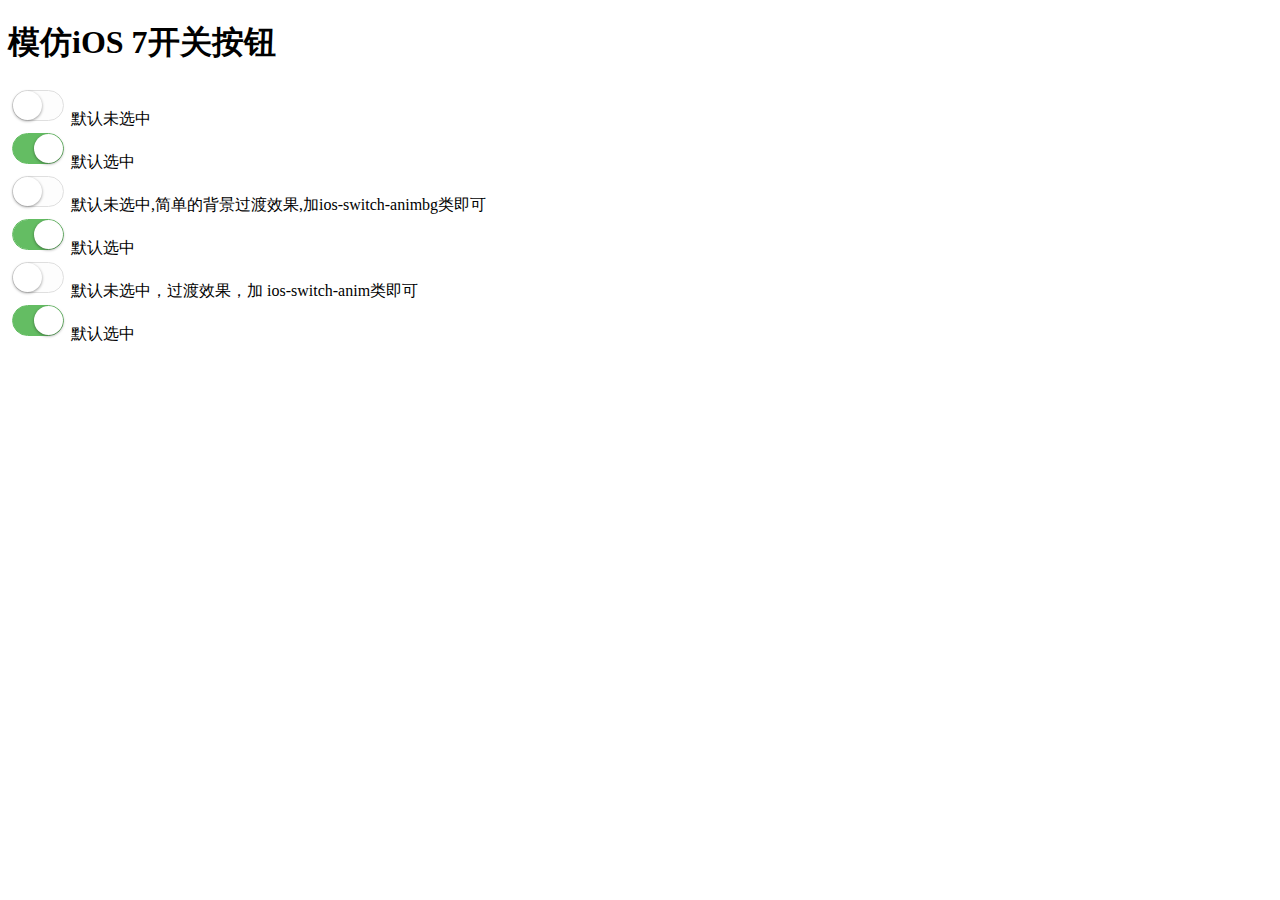
<file: src/main/resources/templates/index.html>
<!DOCTYPE html>
<html lang="en">
<head>
	<meta charset="UTF-8">
	<title>Demo</title>
<!--  <link rel="stylesheet" href="ios-switch.css">-->
	<link rel="stylesheet" href="../static/assets/css/ios-switch.css"/>
</head>
<body>
  <h1>模仿iOS 7开关按钮</h1>
	<div><label><input class="ios-switch" type="checkbox"> 默认未选中</label></div>
	<div><label><input class="ios-switch" type="checkbox" checked> 默认选中</label></div>
	<div><label><input class="ios-switch ios-switch-animbg" type="checkbox"> 默认未选中,简单的背景过渡效果,加ios-switch-animbg类即可</label></div>
	<div><label><input class="ios-switch ios-switch-animbg" type="checkbox" checked> 默认选中</label></div>
	<div><label><input class="ios-switch ios-switch-anim" type="checkbox"> 默认未选中，过渡效果，加 ios-switch-anim类即可</label></div>
  <div><label><input class="ios-switch ios-switch-anim" type="checkbox" checked> 默认选中</label></div>
</body>
</html>
</file>
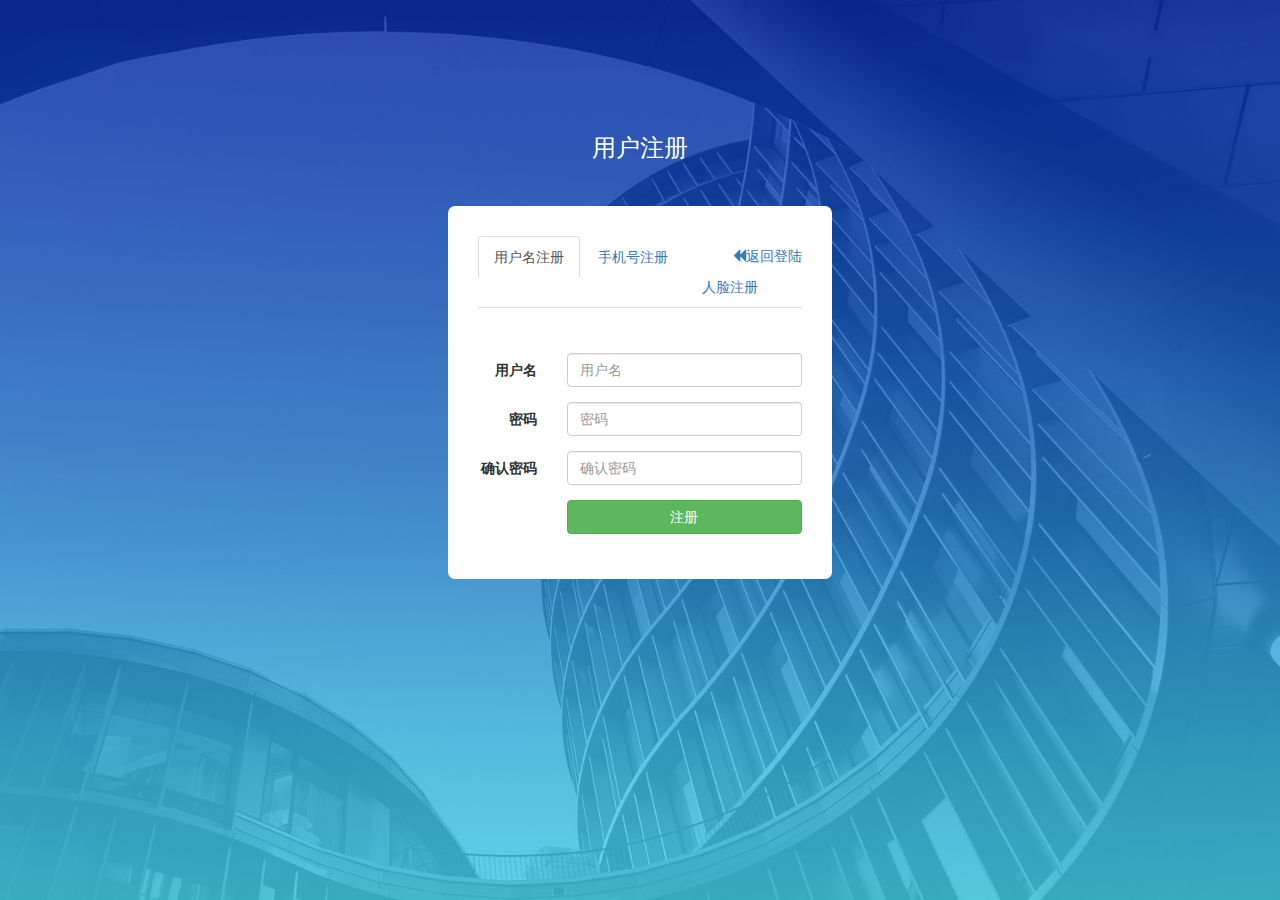
<file: src/main/resources/templates/register.html>
<!DOCTYPE html>
<html lang="en" xmlns:th="http://www.thymeleaf.org">
<head>
    <meta charset="UTF-8">
    <meta name="viewport" content="width=device-width, initial-scale=1.0">
    <meta http-equiv="X-UA-Compatible" content="ie=edge">
    <title>注册 - Express</title>
    <link th:href="@{/assets/css/bootstrap.min.css}" href="../static/assets/css/bootstrap.min.css" rel="stylesheet">
    <link th:href="@{/assets/css/register.css}" href="../static/assets/css/register.css" rel="stylesheet">
    <link th:href="@{/assets/css/express.css}" href="../static/assets/css/express.css" rel="stylesheet">
</head>
<body>
<div class="container">
    <h3 class="title">用户注册</h3>
    <div class="main">
        <div class="mt10 pull-right">
            <a href="/index"><i class="glyphicon glyphicon-backward"></i>返回登陆</a>
        </div>
        <ul class="nav nav-tabs" role="tablist">
            <li role="presentation" class="active"><a href="#registryUsername" aria-controls="username" role="tab" data-toggle="tab">用户名注册</a></li>
            <li role="presentation"><a href="#registryTel" aria-controls="tel" role="tab" data-toggle="tab">手机号注册</a></li>
            <li role="presentation"><a href="#registryFace" aria-controls="face" role="tab" data-toggle="tab">人脸注册</a></li>
        </ul>
        <!-- Tab panes -->
        <div class="tab-content">
            <div role="tabpanel" class="tab-pane active" id="registryUsername">
                <form class="form-horizontal" id="registryUsernameForm">
                    <input type="hidden" name="type" value="1">
                    <div class="form-group">
                        <label for="username" class="col-sm-3 control-label">用户名</label>
                        <div class="col-sm-9">
                            <input type="text" class="form-control" id="username" name="username" placeholder="用户名">
                        </div>
                    </div>
                    <div class="form-group">
                        <label for="password" class="col-sm-3 control-label">密码</label>
                        <div class="col-sm-9">
                            <input type="password" class="form-control" id="password" name="password" placeholder="密码">
                        </div>
                    </div>
                    <div class="form-group">
                        <label for="password1" class="col-sm-3 control-label">确认密码</label>
                        <div class="col-sm-9">
                            <input type="password" class="form-control" id="password1" name="password1" placeholder="确认密码">
                        </div>
                    </div>
                    <div class="form-group">
                        <div class="col-sm-offset-3 col-sm-9">
                            <button type="submit" class="btn btn-success btn-block">注册</button>
                        </div>
                    </div>
                </form>
            </div>
            <div role="tabpanel" class="tab-pane" id="registryTel">
                <form role="form" class="form-horizontal" id="registryTelForm">
                    <input type="hidden" name="type" value="2">
                    <div class="form-group">
                        <label for="inputTel" class="col-sm-3 control-label">手机号</label>
                        <div class="col-sm-9">
                            <input type="text" class="form-control" id="inputTel" name="tel" placeholder="请输入手机号">
                        </div>
                    </div>
                    <div class="form-group">
                        <label for="telCode" class="col-sm-3 control-label">验证码</label>
                        <div class="col-sm-9">
                            <div class="row" >
                                <div class="col-md-6 col-sm-12 col-lg-6 col-xs-12 " >
                                    <input type="text" class="form-control" id="telCode" name="code" placeholder="请输入验证码">
                                </div>
                                <div class="col-md-6 col-sm-12 col-lg-6 col-xs-12 telCode">
                                    <button type="button" class="btn btn-info btn-block" id="getTelCode" >获取验证码</button>
                                </div>
                            </div>
                        </div>
                    </div>
                    <button type="submit" class="btn btn-success btn-lg btn-block">注册</button>
                </form>
            </div>
            <div  role="tabpanel" class="tab-pane"  id="registryFace">
                <div class="capture">
                    <video id="video" autoplay style="width: 80%;margin: 0 auto;"></video>
                    <canvas id="canvas" width="480" height="320" style="display: none;"></canvas>
                </div>
            </div>
        </div>
    </div>
</div>

<script th:src="@{/assets/js/http.js}" src="../static/assets/js/http.js"></script>
<script th:src="@{/assets/js/express.js}" src="../static/assets/js/express.js"></script>
<script th:src="@{/assets/js/jquery.min.js}" src="../static/assets/js/jquery.min.js"></script>
<script th:src="@{/assets/js/jquery.validate.min.js}" src="../static/assets/js/jquery.validate.min.js"></script>
<script th:src="@{/assets/layer/layer.js}" src="../static/assets/layer/layer.js"></script>
<script th:src="@{/assets/js/bootstrap.min.js}" src="../static/assets/js/bootstrap.min.js"></script>
<script>
    let cookieName = 'registryCookie';
    let  countdown;
    $(function(){
        // 验证码
        $("#getTelCode").click(function () {
            sendCode($("#getTelCode"));
        });
        let v = getCookieValue(cookieName);//获取cookie值
        if (v > 0) {
            setTime($("#getTelCode"));//开始倒计时
        }
    });
    // 发送验证码
    function sendCode(obj) {
        let phoneNum = $("#inputTel").val();
        if (!isPoneAvailable(phoneNum)) {
            layer.msg("手机号码不合法", {icon: 7});
            return false;
        }
        sendJson(HTTP.GET, '/auth/code/sms?mobile=' + phoneNum, null, false, function (res) {
                if (res.code === 0) {
                    layer.msg("短信发送成功", {icon: 1});
                    addCookie(cookieName, 60, 60);//添加cookie记录,有效时间60s
                    setTime(obj);//开始倒计
                } else {
                    layer.msg(res.msg, {icon: 2});
                }
            },
            function () {
                layer.msg("未知错误", {icon: 2});
            });
    }

    //开始倒计时
    function setTime(obj) {

        countdown = getCookieValue(cookieName);
        if (countdown == 0) {
            obj.removeAttr("disabled");
            document.getElementById("getTelCode").innerText = '重新获取验证码';
            return;
        } else {
            obj.attr("disabled", true);
            document.getElementById("getTelCode").innerText = countdown + 's之后重新发送';
            countdown--;
            editCookie(cookieName, countdown, countdown + 1);
        }
        setTimeout(function () {
            setTime(obj)
        }, 1000) //每1000毫秒执行一次
    }

    $().ready(function() {
        $("#registryUsernameForm").validate({
            rules: {
                username: {
                    required: true
                },
                password: {
                    required: true,
                    equalTo: "#password1"
                },
                password1: {
                    required: true,
                    equalTo: "#password"
                }
            },
            messages: {
                username: {
                    required:"用户名不能为空"
                },
                password: {
                    required: "密码不能为空",
                    equalTo: "两次密码输入不一致"
                },
                password1: {
                    required: "密码不能为空",
                    equalTo: "两次密码输入不一致"
                }
            },
            submitHandler: function (form) {
                sendJson(HTTP.POST, "/auth/register", $("#registryUsernameForm").serialize() , false, function (res) {
                    if (res.code === 0) {
                        layer.msg("注册成功", {icon: 1});
                        setTimeout("new function(){window.location.href='/'}","3000");
                    } else {
                        layer.msg(res.msg, {icon: 2});
                    }
                }, function () {
                    layer.msg("未知错误", {icon: 2});
                });
            }
        });

        $("#registryTelForm").validate({
            rules: {
                tel: {
                    required: true,
                    number: true
                },
                code: {
                    required: true,
                    number: true
                }
            },
            messages: {
                tel: {
                    required: "手机号码不能为空",
                    number: "非法字符"
                },
                code: {
                    required: "验证码不能为空",
                    number: "非法字符"
                }
            },
            submitHandler: function (form) {
                sendJson(HTTP.POST, "/auth/register", $("#registryTelForm").serialize(), false, function (res) {
                    if (res.code === 0) {
                        layer.msg("注册成功", {icon: 1});
                        setTimeout("new function(){window.location.href='/'}","3000");
                    } else {
                        layer.msg(res.msg, {icon: 2});
                    }
                }, function () {
                    layer.msg("未知错误", {icon: 2});
                });
            }
        });
    });



    let videoTimer = null;
    $(function(){
        $('a[data-toggle="tab"]').on('shown.bs.tab', function (e) {
            // 获取已激活的标签页的名称
            let activeTab = $(e.target).text();
            // 获取前一个激活的标签页的名称
            if (activeTab == "人脸注册") {
                startCamera();
            } else {
                if(streams) {
                    streams.stop();
                    videoTimer = null;
                }
                clearInterval(timers)
            }
            let previousTab = $(e.relatedTarget).text();
            $(".active-tab span").html(activeTab);
            $(".previous-tab span").html(previousTab);
        });
    });
    // 获取摄像头使用权限
    let file ,streams;
    var timers = null;
    //访问用户媒体设备的兼容方法
    function getUserMedia(constraints, success, error) {
        if (navigator.mediaDevices.getUserMedia) {
            //最新的标准API
            navigator.mediaDevices.getUserMedia(constraints).then(success).catch(error);
        } else if (navigator.webkitGetUserMedia) {
            //webkit核心浏览器
            navigator.webkitGetUserMedia(constraints,success, error)
        } else if (navigator.mozGetUserMedia) {
            //firfox浏览器
            navigator.mozGetUserMedia(constraints, success, error);
        } else if (navigator.getUserMedia) {
            //旧版API
            navigator.getUserMedia(constraints, success, error);
        }
    }
    let video = document.getElementById('video');
    let canvas = document.getElementById('canvas');
    let context = canvas.getContext('2d');

    function success(stream) {
        //兼容webkit核心浏览器
        let CompatibleURL = window.URL || window.webkitURL;
        //将视频流设置为video元素的源
        streams = stream.getTracks()[0];
        //video.src = CompatibleURL.createObjectURL(stream);
        video.srcObject = stream;
        video.play();
        sendImg();
    }

    function error(error) {
        console.log(`访问用户媒体设备失败${error.name}, ${error.message}`);
    }

    function startCamera(){
        if (navigator.mediaDevices.getUserMedia || navigator.getUserMedia || navigator.webkitGetUserMedia || navigator.mozGetUserMedia) {
            //调用用户媒体设备, 访问摄像头
            getUserMedia({video : {width: 480, height: 320}}, success, error);
        } else {
            alert('不支持访问用户媒体');
        }
    }
    let isSend = true;

    function sendImg(){
        timers = setInterval(function () {
            if(isSend) {
                isSend = false;
                context.drawImage(video, 0, 0, 480, 320);
                let image = canvas.toDataURL('image/png');
                sendJson(HTTP.POST, '/auth/face-check', {'data': image}, false, function (res) {
                        if (res.code === 0) {
                            layer.confirm("识别成功，是否将其作为人脸数据注册", {
                                btn: ['确定','取消']
                            }, function() {
                                timers = null;
                                streams.stop();//结束关闭流

                                sendJson(HTTP.POST, "/auth/register", {"type": 3}, false, function (res) {
                                    if(res.code === 0) {
                                        layer.msg("注册成功", {icon: 1});
                                        setTimeout("new function(){window.location.href='/'}","3000");
                                    }
                                }, function () {
                                    layer.msg("未知错误",{icon:2});
                                });
                            }, function(){
                                isSend = true;
                            });
                        } else {
                            isSend = true;
                            layer.msg(res.msg, {icon: 7});
                        }

                    },
                    function () {
                        isSend = true;
                        layer.msg("未知错误", {icon: 2});
                    });
            }

        },2000);
    }
</script>
</body>
</html>
</file>
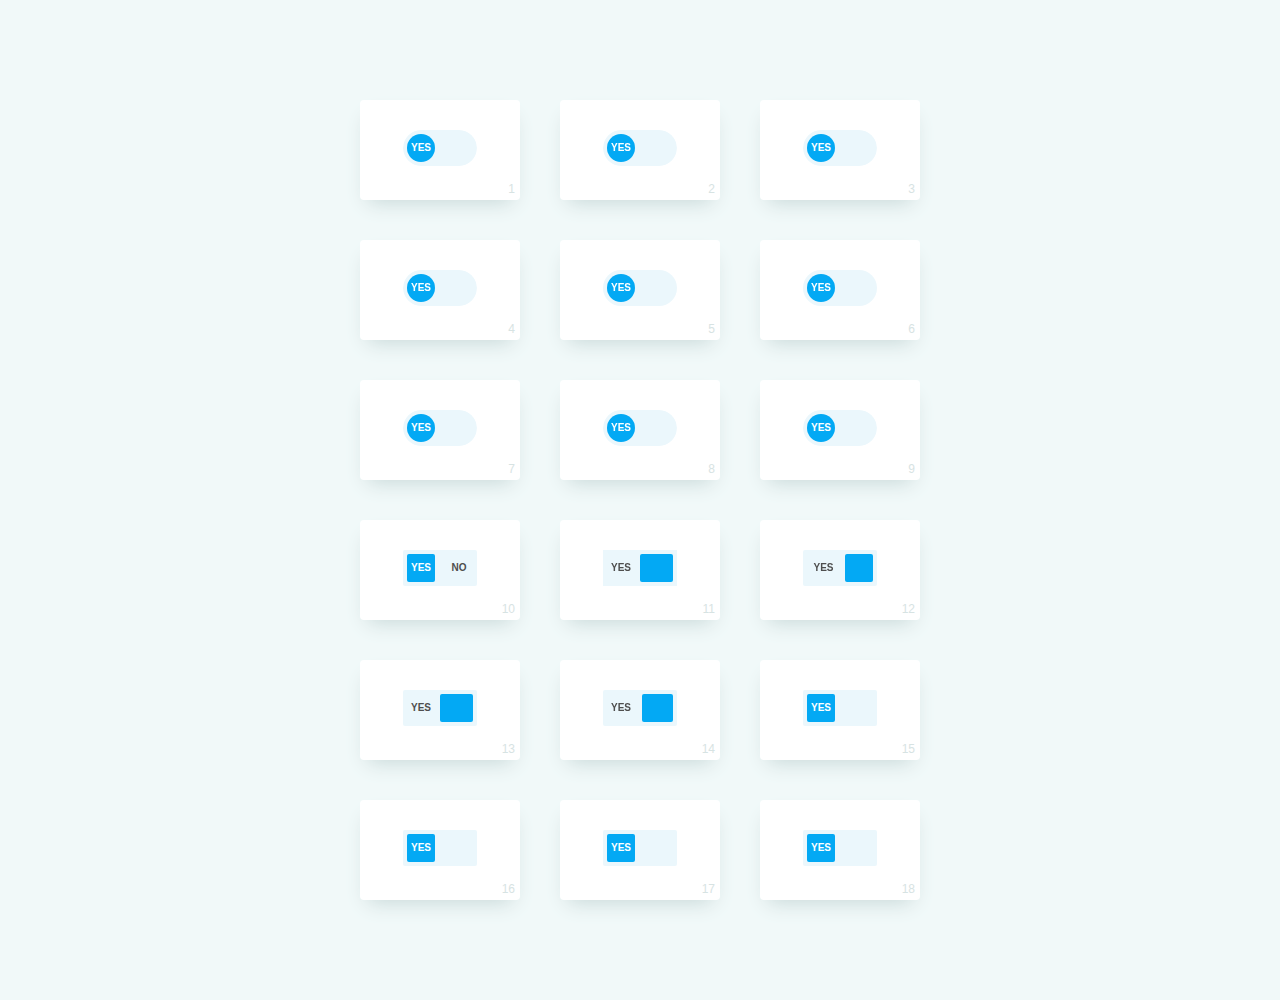
<file: src/main/resources/templates/switchpage.html>
<!DOCTYPE html>
<html lang="en" >
<head>
  <meta charset="UTF-8">
  <title>纯CSS切换按钮 |开-关开关</title>
  <link rel="stylesheet" href="../static/assets/css/style.css">

</head>
<body>
<div id="app-cover">
  <div class="row">
    <div class="toggle-button-cover">
      <div class="button-cover">
        <div class="button r" id="button-1">
          <input type="checkbox" class="checkbox">
          <div class="knobs"></div>
          <div class="layer"></div>
        </div>
      </div>
    </div>
    <div class="toggle-button-cover">
      <div class="button-cover">
        <div class="button r" id="button-2">
          <input type="checkbox" class="checkbox">
          <div class="knobs"></div>
          <div class="layer"></div>
        </div>
      </div>
    </div>
    <div class="toggle-button-cover">
      <div class="button-cover">
        <div class="button r" id="button-3">
          <input type="checkbox" class="checkbox">
          <div class="knobs"></div>
          <div class="layer"></div>
        </div>
      </div>
    </div>
  </div>
  <div class="row">
    <div class="toggle-button-cover">
      <div class="button-cover">
        <div class="button r" id="button-4">
          <input type="checkbox" class="checkbox">
          <div class="knobs"></div>
          <div class="layer"></div>
        </div>
      </div>
    </div>
    <div class="toggle-button-cover">
      <div class="button-cover">
        <div class="button r" id="button-5">
          <input type="checkbox" class="checkbox">
          <div class="knobs"><span></span></div>
          <div class="layer"></div>
        </div>
      </div>
    </div>
    <div class="toggle-button-cover">
      <div class="button-cover">
        <div class="button r" id="button-6">
          <input type="checkbox" class="checkbox">
          <div class="knobs">
          </div>
          <div class="layer"></div>
        </div>
      </div>
    </div>
  </div>
  <div class="row">
    <div class="toggle-button-cover">
      <div class="button-cover">
        <div class="button r" id="button-7">
          <input type="checkbox" class="checkbox">
          <div class="knobs">
            <span></span>
          </div>
          <div class="layer"></div>
        </div>
      </div>
    </div>
    <div class="toggle-button-cover">
      <div class="button-cover">
        <div class="button r" id="button-8">
          <input type="checkbox" class="checkbox">
          <div class="knobs">
            <span></span>
          </div>
          <div class="layer"></div>
        </div>
      </div>
    </div>
    <div class="toggle-button-cover">
      <div class="button-cover">
        <div class="button r" id="button-9">
          <input type="checkbox" class="checkbox">
          <div class="knobs">
            <span></span>
          </div>
          <div class="layer"></div>
        </div>
      </div>
    </div>
  </div>
  <div class="row">
    <div class="toggle-button-cover">
      <div class="button-cover">
        <div class="button b2" id="button-10">
          <input type="checkbox" class="checkbox">
          <div class="knobs">
            <span>YES</span>
          </div>
          <div class="layer"></div>
        </div>
      </div>
    </div>
    <div class="toggle-button-cover">
      <div class="button-cover">
        <div class="button b2" id="button-11">
          <input type="checkbox" class="checkbox">
          <div class="knobs">
            <span></span>
          </div>
          <div class="layer"></div>
        </div>
      </div>
    </div>
    <div class="toggle-button-cover">
      <div class="button-cover">
        <div class="button b2" id="button-12">
          <input type="checkbox" class="checkbox">
          <div class="knobs">
            <span></span>
          </div>
          <div class="layer"></div>
        </div>
      </div>
    </div>
  </div>
  <div class="row">
    <div class="toggle-button-cover">
      <div class="button-cover">
        <div class="button b2" id="button-13">
          <input type="checkbox" class="checkbox">
          <div class="knobs">
            <span></span>
          </div>
          <div class="layer"></div>
        </div>
      </div>
    </div>
    <div class="toggle-button-cover">
      <div class="button-cover">
        <div class="button b2" id="button-14">
          <input type="checkbox" class="checkbox">
          <div class="knobs">
            <span></span>
          </div>
          <div class="layer"></div>
        </div>
      </div>
    </div>
    <div class="toggle-button-cover">
      <div class="button-cover">
        <div class="button b2" id="button-15">
          <input type="checkbox" class="checkbox">
          <div class="knobs"></div>
          <div class="layer"></div>
        </div>
      </div>
    </div>
  </div>
  <div class="row">
    <div class="toggle-button-cover">
      <div class="button-cover">
        <div class="button b2" id="button-16">
          <input type="checkbox" class="checkbox">
          <div class="knobs"></div>
          <div class="layer"></div>
        </div>
      </div>
    </div>
    <div class="toggle-button-cover">
      <div class="button-cover">
        <div class="button b2" id="button-17">
          <input type="checkbox" class="checkbox">
          <div class="knobs">
            <span></span>
          </div>
          <div class="layer"></div>
        </div>
      </div>
    </div>
    <div class="toggle-button-cover">
      <div class="button-cover">
        <div class="button b2" id="button-18">
          <input type="checkbox" class="checkbox">
          <div class="knobs">
            <span></span>
          </div>
          <div class="layer"></div>
        </div>
      </div>
    </div>
  </div>
</div>


</body>
</html>
</file>
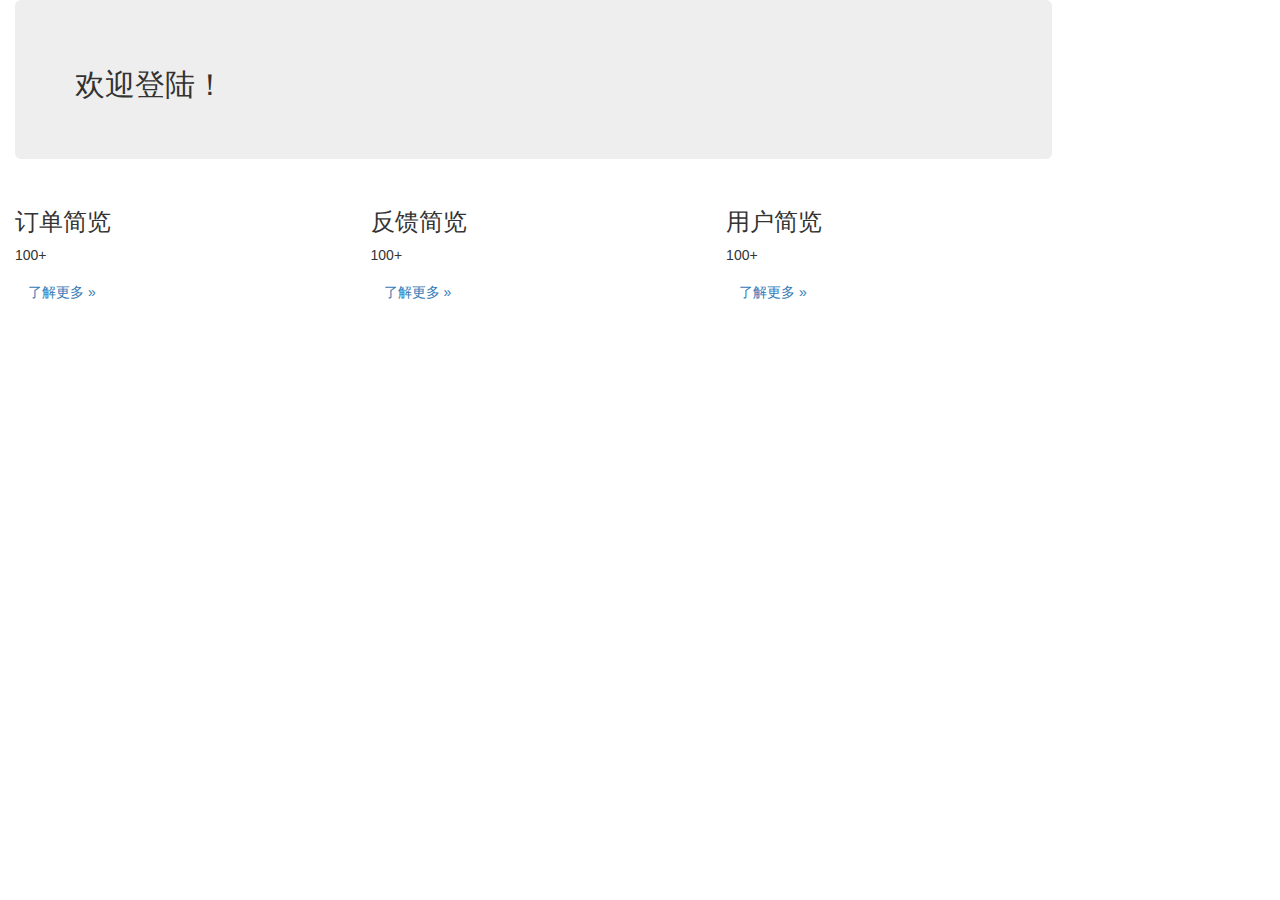
<file: src/main/resources/templates/admin/dashboard.html>
<!DOCTYPE html>
<html lang="en" xmlns:th="http://www.thymeleaf.org">
<head>
    <meta charset="UTF-8">
    <title>仪表盘 - Express</title>
    <meta name="viewport" content="width=device-width, initial-scale=1">
    <meta http-equiv="x-ua-compatible" content="ie=edge">

    <link rel="stylesheet" th:href="@{/assets/css/bootstrap.min.css}" href="../../static/assets/css/bootstrap.min.css"/>
    <link rel="stylesheet" th:href="@{/assets/css/express.css}" href="../../static/assets/css/express.css"/>
</head>
<body>
    <div class="container-fluid">
        <!-- 头部 -->
        <nav th:replace="admin/module/nav::html"></nav>
        <!-- 主体 -->
        <div class="row">
            <!-- 左侧菜单 -->
            <div th:replace="admin/module/sidebar::html"></div>
            <div class="col-md-10">
                <div class="row">
                    <div class="col-md-12 column">
                        <div class="jumbotron">
                            <h2 th:text="${frontName + '，欢迎登录！'}">欢迎登陆！</h2>
                        </div>
                    </div>
                </div>
                <div class="row">
                    <div class="col-md-4 column">
                        <h3>订单简览</h3>
                        <p th:text="${orderDesc}">100+</p>
                        <p>
                            <a class="btn" href="/admin/order">了解更多 »</a>
                        </p>
                    </div>
                    <div class="col-md-4 column">
                        <h3>反馈简览</h3>
                        <p th:text="${feedbackDesc}">100+</p>
                        <p>
                            <a class="btn" href="/admin/feedback">了解更多 »</a>
                        </p>
                    </div>
                    <div class="col-md-4 column">
                        <h3>用户简览</h3>
                        <p th:text="${userDesc}">100+</p>
                        <p>
                            <a class="btn" href="/admin/user">了解更多 »</a>
                        </p>
                    </div>
                </div>
            </div>
        </div>
    </div>

    <script th:src="@{/assets/js/http.js}" src="../../static/assets/js/http.js"></script>
    <script th:src="@{/assets/js/express.js}" src="../../static/assets/js/express.js"></script>
    <script th:src="@{/assets/js/jquery.min.js}" src="../../static/assets/js/jquery.min.js"></script>
    <script th:src="@{/assets/js/jquery.validate.min.js}" src="../../static/assets/js/jquery.validate.min.js"></script>
    <script th:src="@{/assets/layer/layer.js}" src="../../static/assets/layer/layer.js"></script>
    <script th:src="@{/assets/js/bootstrap.min.js}" src="../../static/assets/js/bootstrap.min.js"></script>
    <script>
        $(function () {
            $("#dashboard-sidebar").addClass('active');
        });
    </script>
</body>
</html>
</file>
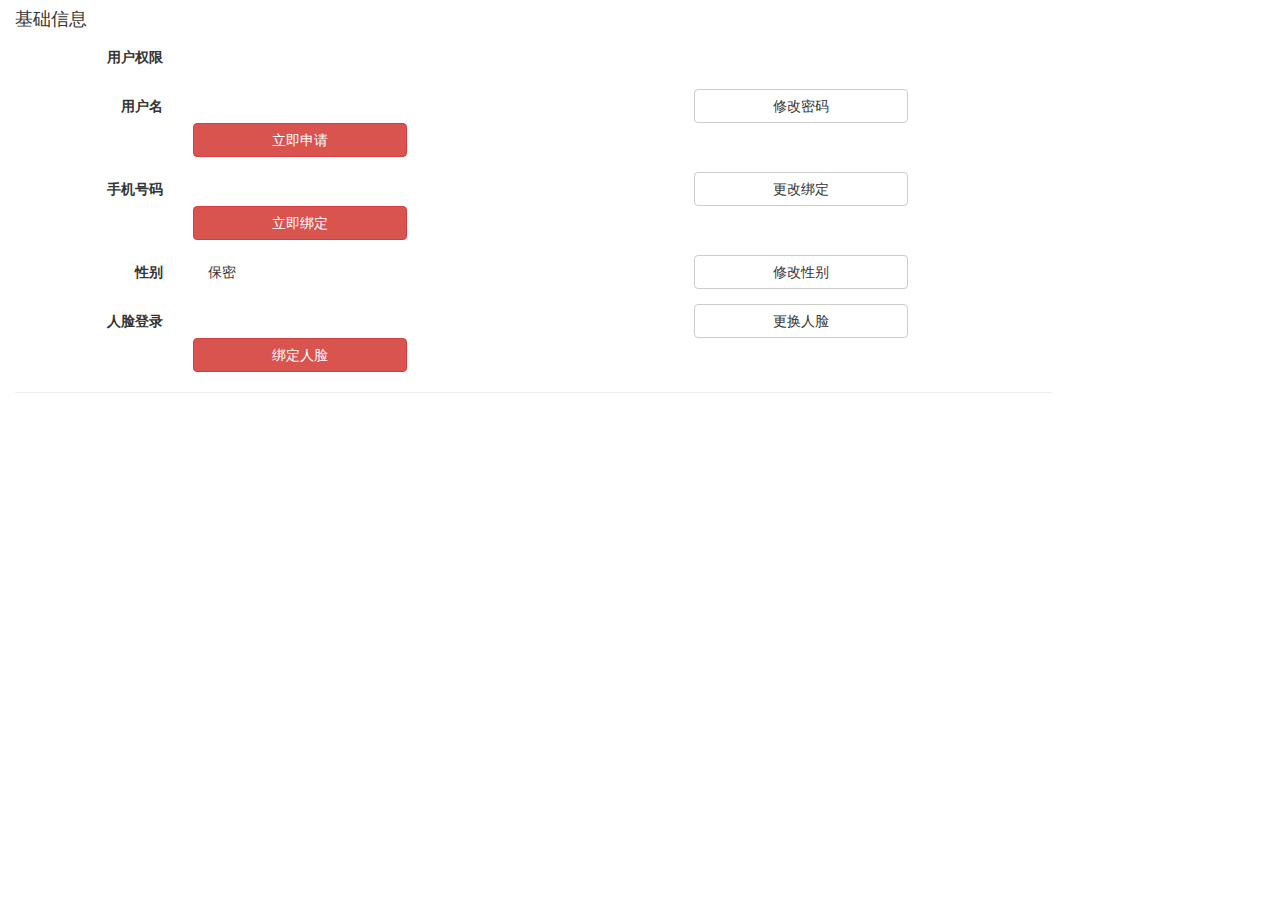
<file: src/main/resources/templates/admin/info.html>
<!DOCTYPE html>
<html lang="en" xmlns:th="http://www.thymeleaf.org">
<head>
    <meta charset="UTF-8">
    <title>个人中心 - Express</title>
    <meta name="viewport" content="width=device-width, initial-scale=1">
    <meta http-equiv="x-ua-compatible" content="ie=edge">

    <link rel="stylesheet" th:href="@{/assets/css/bootstrap.min.css}" href="../../static/assets/css/bootstrap.min.css"/>
    <link rel="stylesheet" th:href="@{/assets/css/express.css}" href="../../static/assets/css/express.css"/>
</head>
<body>
    <div class="container-fluid">
        <!-- 头部 -->
        <nav th:replace="admin/module/nav::html"></nav>
        <!-- 主体 -->
        <div class="row">
            <!-- 左侧菜单 -->
            <div th:replace="admin/module/sidebar::html"></div>
            <div class="col-md-10">
                <div id="baseInfo">
                    <h4>基础信息</h4>
                    <form class="form-horizontal">
                        <div class="form-group">
                            <label for="role" class="col-md-2 control-label">用户权限</label>
                            <div class="col-md-10">
                                <p class="form-control-static col-md-7" id="role" th:text="${info.roleName}"></p>
                            </div>
                        </div>
                        <div class="form-group">
                            <label for="username" class="col-md-2 control-label">用户名</label>
                            <div class="col-md-10">
                                <p class="form-control-static col-md-7" id="username"
                                   th:style="${info.username == null ? 'color:gray' : ''}"
                                   th:text="${info.username != null ? info.username : '您未申请用户名，申请后可以使用用户名密码登陆'}"></p>
                                <button type="button" class="btn btn-default col-md-3" th:if="${info.username != null}" onclick="showModel(1)">修改密码</button>
                                <button type="button" class="btn btn-danger col-md-3" th:if="${info.username == null}" onclick="showModel(2)">立即申请</button>
                            </div>
                        </div>
                        <div class="form-group">
                            <label for="tel" class="col-md-2 control-label">手机号码</label>
                            <div class="col-md-10">
                                <p class="form-control-static col-md-7" id="tel"
                                   th:style="${info.tel == null ? 'color:gray' : ''}"
                                   th:text="${info.tel != null ? info.tel : '您未绑定手机号，设置后可以使用手机号登陆，以及使用找回密码功能'}"></p>
                                <button type="button" class="btn btn-default col-md-3" th:if="${info.tel != null}" onclick="showModel(3)">更改绑定</button>
                                <button type="button" class="btn btn-danger col-md-3" th:if="${info.tel == null}" onclick="showModel(3)">立即绑定</button>
                            </div>
                        </div>
                        <div class="form-group">
                            <label for="sex" class="col-md-2 control-label">性别</label>
                            <div class="col-md-10">
                                <p class="form-control-static col-md-7" id="sex" th:text="${info.sex}" th:attr="sex-id=${info.sexId}">保密</p>
                                <button type="button" class="btn btn-default col-md-3" onclick="showModel(4)">修改性别</button>
                            </div>
                        </div>
                        <div class="form-group">
                            <label for="faceLogin" class="col-md-2 control-label">人脸登录</label>
                            <div class="col-md-10">
                                <p class="form-control-static col-md-7" id="faceLogin"
                                   th:style="${info.canFace == '0' ? 'color:gray' : ''}"
                                   th:text="${info.canFace == '1' ? '已绑定人脸' : '您未绑定人脸，绑定后可以使用人脸登录'}"></p>
                                <button type="button" class="btn btn-default col-md-3" th:if="${info.canFace == '1'}" onclick="showModel(5)">更换人脸</button>
                                <button type="button" class="btn btn-danger col-md-3" th:if="${info.canFace == '0'}" onclick="showModel(5)">绑定人脸</button>
                            </div>
                        </div>
                    </form>
                </div><hr>
            </div>
        </div>
    </div>

    <!-- 修改密码模态框 -->
    <div class="modal fade" id="restPasswordModel" tabindex="-1" role="dialog" aria-labelledby="restPasswordModelLabel">
        <div class="modal-dialog" role="document">
            <div class="modal-content">
                <div class="modal-header">
                    <button type="button" class="close" data-dismiss="modal" aria-label="Close"><span aria-hidden="true">&times;</span></button>
                    <h4 class="modal-title" id="confirmModelLabel">修改密码</h4>
                </div>
                <div class="modal-body">
                    <form class="form-horizontal" id="resetPasswordForm">
                        <div class="form-group">
                            <label for="inputOldPassword" class="col-md-2 control-label">原始密码</label>
                            <div class="col-md-10">
                                <input type="password" class="form-control" id="inputOldPassword" name="origin">
                            </div>
                        </div>
                        <div class="form-group">
                            <label for="inputNewPassword" class="col-md-2 control-label">新密码</label>
                            <div class="col-md-10">
                                <input type="password" class="form-control" id="inputNewPassword" name="target">
                            </div>
                        </div>
                        <div class="form-group">
                            <label for="inputNewPassword1" class="col-md-2 control-label">确认密码</label>
                            <div class="col-md-10">
                                <input type="password" class="form-control" id="inputNewPassword1" name="target1">
                            </div>
                        </div>
                    </form>
                </div>
                <div class="modal-footer">
                    <button type="button" class="btn btn-primary" onclick="submitForm(1)">修改密码</button>
                </div>
            </div>
        </div>
    </div>
    <!-- 申请用户名 -->
    <div class="modal fade" id="applyUsernameModel" tabindex="-1" role="dialog" aria-labelledby="applyUsernameModelLabel">
        <div class="modal-dialog" role="document">
            <div class="modal-content">
                <div class="modal-header">
                    <button type="button" class="close" data-dismiss="modal" aria-label="Close"><span aria-hidden="true">&times;</span></button>
                    <h4 class="modal-title" id="applyUsernameModelLabel">申请用户名</h4>
                </div>
                <div class="modal-body">
                    <form class="form-horizontal" id="applyUsernameForm">
                        <div class="form-group">
                            <label for="inputUsername" class="col-md-2 control-label">用户名</label>
                            <div class="col-md-10">
                                <input type="password" class="form-control" id="inputUsername" name="username">
                            </div>
                        </div>
                        <div class="form-group">
                            <label for="inputPassword" class="col-md-2 control-label">密码</label>
                            <div class="col-md-10">
                                <input type="password" class="form-control" id="inputPassword" name="password">
                            </div>
                        </div>
                        <div class="form-group">
                            <label for="inputPassword1" class="col-md-2 control-label">重复密码</label>
                            <div class="col-md-10">
                                <input type="password" class="form-control" id="inputPassword1" name="password1">
                            </div>
                        </div>
                    </form>
                </div>
                <div class="modal-footer">
                    <button type="button" class="btn btn-primary" onclick="submitForm(2)">立即申请</button>
                </div>
            </div>
        </div>
    </div>
    <!-- 设置手机号 -->
    <div class="modal fade" id="setTelModel" tabindex="-1" role="dialog" aria-labelledby="setTelModelLabel">
        <div class="modal-dialog" role="document">
            <div class="modal-content">
                <div class="modal-header">
                    <button type="button" class="close" data-dismiss="modal" aria-label="Close"><span aria-hidden="true">&times;</span></button>
                    <h4 class="modal-title" id="setTelModelLabel">设置手机号</h4>
                </div>
                <div class="modal-body">
                    <form class="form-horizontal" id="setTelForm">
                        <div class="form-group">
                            <label for="inputTel" class="col-md-2 control-label">手机号码</label>
                            <div class="col-md-10">
                                <input type="text" class="form-control" id="inputTel" name="tel">
                            </div>
                        </div>
                        <div class="form-group">
                            <label for="telCode" class="col-md-2 control-label">验证码</label>
                            <div class="col-md-10">
                                <div class="row" >
                                    <div class="col-md-6 col-sm-12 col-lg-6 col-xs-12 " >
                                        <input type="text" class="form-control" id="telCode" name="code" placeholder="请输入验证码">
                                    </div>
                                    <div class="col-md-6 col-sm-12 col-lg-6 col-xs-12 telCode">
                                        <button type="button" class="btn btn-info btn-block" id="getTelCode" >获取验证码</button>
                                    </div>
                                </div>
                            </div>
                        </div>
                    </form>
                </div>
                <div class="modal-footer">
                    <button type="button" class="btn btn-primary" onclick="submitForm(3)">立即设置</button>
                </div>
            </div>
        </div>
    </div>
    <!-- 设置性别 -->
    <div class="modal fade" id="setSexModel" tabindex="-1" role="dialog" aria-labelledby="setSexModelLabel">
        <div class="modal-dialog" role="document">
            <div class="modal-content">
                <div class="modal-header">
                    <button type="button" class="close" data-dismiss="modal" aria-label="Close"><span aria-hidden="true">&times;</span></button>
                    <h4 class="modal-title" id="setSexModelLabel">设置性别</h4>
                </div>
                <div class="modal-body">
                    <form class="form-horizontal" id="setSexForm">
                        <div class="form-group">
                            <label for="inputTel" class="col-md-2 control-label">性别</label>
                            <div class="col-md-10">
                                <label class="radio-inline">
                                    <input type="radio" name="sex" value="1"> 男
                                </label>
                                <label class="radio-inline">
                                    <input type="radio" name="sex" value="0"> 女
                                </label>
                                <label class="radio-inline">
                                    <input type="radio" name="sex" value="-1"> 保密
                                </label>
                            </div>
                        </div>
                    </form>
                </div>
                <div class="modal-footer">
                    <button type="button" class="btn btn-primary" onclick="submitForm(4)">立即设置</button>
                </div>
            </div>
        </div>
    </div>
    <!-- 设置人脸 -->
    <div class="modal fade" id="setFaceModel" tabindex="-1" role="dialog" aria-labelledby="setFaceModelModelLabel">
        <div class="modal-dialog" role="document">
            <div class="modal-content">
                <div class="modal-header">
                    <button type="button" class="close" data-dismiss="modal" aria-label="Close"><span aria-hidden="true">&times;</span></button>
                    <h4 class="modal-title" id="setFaceModelModelLabel">设置人脸登录</h4>
                </div>
                <div class="modal-body">
                    <div class="capture">
                        <video id="video" autoplay style="width: 98%;margin: 0 auto;"></video>
                        <canvas id="canvas" width="480" height="320" style="display: none;"></canvas>
                    </div>
                </div>
            </div>
        </div>
    </div>

    <script th:src="@{/assets/js/http.js}" src="../../static/assets/js/http.js"></script>
    <script th:src="@{/assets/js/express.js}" src="../../static/assets/js/express.js"></script>
    <script th:src="@{/assets/js/jquery.min.js}" src="../../static/assets/js/jquery.min.js"></script>
    <script th:src="@{/assets/js/jquery.validate.min.js}" src="../../static/assets/js/jquery.validate.min.js"></script>
    <script th:src="@{/assets/layer/layer.js}" src="../../static/assets/layer/layer.js"></script>
    <script th:src="@{/assets/js/bootstrap.min.js}" src="../../static/assets/js/bootstrap.min.js"></script>
    <script>
        let cookieName = 'userInfoCookie';

        $(function () {
            $("#info-sidebar").addClass('active');

            // 验证码
            $("#getTelCode").click(function () {
                sendCode($("#getTelCode"));
            });
            let v = getCookieValue(cookieName);//获取cookie值
            if (v > 0) {
                setTime($("#getTelCode"));//开始倒计时
            }
        });

        // 发送验证码
        function sendCode(obj) {
            let phoneNum = $("#inputTel").val();
            if (!isPoneAvailable(phoneNum)) {
                layer.msg("手机号码不合法", {icon: 7});
                return false;
            }
            sendJson(HTTP.GET, '/auth/code/sms?mobile=' + phoneNum, null, false, function (res) {
                    if (res.code === 0) {
                        layer.msg("短信发送成功", {icon: 1});
                        addCookie(cookieName, 60, 60);//添加cookie记录,有效时间60s
                        setTime(obj);//开始倒计
                    } else {
                        layer.msg(res.msg, {icon: 2});
                    }
                },
                function () {
                    layer.msg("未知错误", {icon: 2});
                });
        }

        //开始倒计时
        function setTime(obj) {
            let countdown = getCookieValue(cookieName);
            if (countdown === 0) {
                obj.removeAttr("disabled");
                document.getElementById("getTelCode").innerText = '重新获取验证码';
                return;
            } else {
                obj.attr("disabled", true);
                document.getElementById("getTelCode").innerText = countdown + 's之后重新发送';
                countdown--;
                editCookie(cookieName, countdown, countdown + 1);
            }
            setTimeout(function () {
                setTime(obj)
            }, 1000) //每1000毫秒执行一次
        }

        function showModel(type) {
            switch (type) {
                case 1:
                    $("#restPasswordModel").modal('show');
                    return;
                case 2:
                    $("#applyUsernameModel").modal('show');
                    return;
                case 3:
                    $("#setTelModel").modal('show');
                    return;
                case 4:
                    var sexId = $("#sex").attr('sex-id');
                    $("input[name='sex'][value='"+sexId+"']").attr("checked",true);
                    $("#setSexModel").modal('show');
                    return;
                case 5:
                    startCamera();
                    $("#setFaceModel").modal('show');
                    return;
            }
        }
        function closeModel(type) {
            switch (type) {
                case 1:
                    $("#restPasswordModel").modal('hide');
                    return;
                case 2:
                    $("#applyUsernameModel").modal('hide');
                    return;
                case 3:
                    $("#setTelModel").modal('hide');
                    return;
                case 4:
                    $("#setSexModel").modal('hide');
                    return;
                case 5:
                    closeFaceCheck();
                    return;
            }
        }
        $("#setFaceModel").on("hide.bs.modal",function(){
            if(streams) {
                streams.stop();
                videoTimer = null;
            }
            clearInterval(timers);
            timers = null;
            isSend = true;
            location.reload();
        });
        function submitForm(type) {
            switch (type) {
                case 1:
                    $("#resetPasswordForm").submit();
                    return;
                case 2:
                    $("#applyUsernameForm").submit();
                    return;
                case 3:
                    $("#setTelForm").submit();
                    return;
                case 4:
                    $("#setSexForm").submit();
                    return;
            }
        }

        function closeFaceCheck(){
            if(streams) {
                streams.stop();
                videoTimer = null;
            }
            clearInterval(timers);
            timers = null;
            isSend = true;
            $("#setFaceModel").modal('hide');
            location.reload();
        }
        // 获取摄像头使用权限
        let file ,streams;
        var timers = null;
        //访问用户媒体设备的兼容方法
        function getUserMedia(constraints, success, error) {
            if (navigator.mediaDevices.getUserMedia) {
                //最新的标准API
                navigator.mediaDevices.getUserMedia(constraints).then(success).catch(error);
            } else if (navigator.webkitGetUserMedia) {
                //webkit核心浏览器
                navigator.webkitGetUserMedia(constraints,success, error)
            } else if (navigator.mozGetUserMedia) {
                //firfox浏览器
                navigator.mozGetUserMedia(constraints, success, error);
            } else if (navigator.getUserMedia) {
                //旧版API
                navigator.getUserMedia(constraints, success, error);
            }
        }
        let video = document.getElementById('video');
        let canvas = document.getElementById('canvas');
        let context = canvas.getContext('2d');

        function success(stream) {
            //兼容webkit核心浏览器
            let CompatibleURL = window.URL || window.webkitURL;
            //将视频流设置为video元素的源
            streams = stream.getTracks()[0];
            //video.src = CompatibleURL.createObjectURL(stream);
            video.srcObject = stream;
            video.play();
            sendImg();
        }

        function startCamera(){
            if (navigator.mediaDevices.getUserMedia || navigator.getUserMedia || navigator.webkitGetUserMedia || navigator.mozGetUserMedia) {
                //调用用户媒体设备, 访问摄像头
                getUserMedia({video : {width: 480, height: 320}}, success, errorCallBackGetUserMedia);
            } else {
                alert('不支持访问用户媒体');
            }
        }
        let isSend = true;
        function sendImg(){
            timers = setInterval(function () {
                if(isSend) {
                    isSend = false;
                    context.drawImage(video, 0, 0, 480, 320);
                    let image = canvas.toDataURL('image/png');
                    sendJson(HTTP.POST, '/auth/face-check', {'data': image}, false, function (res) {
                            if (res.code === 0) {
                                layer.confirm("识别成功，是否将将其作为人脸数据", {
                                    btn: ['确定','取消']
                                }, function() {
                                    clearInterval(timers);
                                    streams.stop();//结束关闭流
                                    sendJson(HTTP.POST, "/api/v1/setting/face", null, false, function (res) {
                                        if(res.code === 0) {
                                            layer.msg("人脸数据已保存", {icon: 1});
                                            closeFaceCheck();
                                        } else {
                                            layer.msg(res.msg, {icon:2});
                                        }
                                    }, function () {
                                        layer.msg("未知错误",{icon:2});
                                    });
                                }, function(){
                                    isSend = true;
                                });
                            } else {
                                isSend = true;
                                layer.msg(res.msg, {icon: 7});
                            }

                        },
                        function () {
                            isSend = true;
                            layer.msg("未知错误", {icon: 2});
                        });
                }

            },2000);
        }

        $().ready(function() {
            $("#resetPasswordForm").validate({
                rules: {
                    origin: {
                        required: true
                    },
                    target: {
                        required: true,
                        equalTo: "#inputNewPassword1"
                    },
                    target1: {
                        required: true,
                        equalTo: "#inputNewPassword"
                    }
                },
                messages: {
                    origin: {
                        required:"原始密码不能为空"
                    },
                    target: {
                        required: "新密码不能为空",
                        equalTo: "两次密码输入不一致"
                    },
                    target1: {
                        required: "新密码不能为空",
                        equalTo: "两次密码输入不一致"
                    }
                },
                submitHandler: function (form) {
                    sendJson(HTTP.POST, "/api/v1/setting/password", $("#resetPasswordForm").serialize() , false, function (res) {
                        if (res.code === 0) {
                            layer.msg("密码修改成功，请重新登录", {icon: 1});
                            setTimeout("new function(){window.location.href='/logout'}","1000");
                            closeModel(1);
                        } else {
                            layer.msg(res.msg, {icon: 2});
                        }
                    }, function () {
                        layer.msg("未知错误", {icon: 2});
                    });
                }
            });

            $("#applyUsernameModel").validate({
                rules: {
                    username: {
                        required: true
                    },
                    password: {
                        required: true,
                        equalTo: "#inputPassword1"
                    },
                    password1: {
                        required: true,
                        equalTo: "#inputPassword"
                    }
                },
                messages: {
                    username: {
                        required:"原始密码不能为空"
                    },
                    password: {
                        required: "密码不能为空",
                        equalTo: "两次密码输入不一致"
                    },
                    password1: {
                        required: "密码不能为空",
                        equalTo: "两次密码输入不一致"
                    }
                },
                submitHandler: function (form) {
                    sendJson(HTTP.POST, "/api/v1/setting/username", $("#applyUsernameModel").serialize(), false, function (res) {
                        if (res.code === 0) {
                            layer.msg("申请成功，支持使用用户名密码方式登录", {icon: 1});
                            closeModel(2);
                        } else {
                            layer.msg(res.msg, {icon: 2});
                        }
                    }, function () {
                        layer.msg("未知错误", {icon: 2});
                    });
                }
            });

            $("#setTelForm").validate({
                rules: {
                    tel: {
                        required: true,
                        number: true
                    },
                    code: {
                        required: true,
                        number: true
                    }
                },
                messages: {
                    tel: {
                        required: "手机号码不能为空",
                        number: "非法字符"
                    },
                    code: {
                        required: "验证码不能为空",
                        number: "非法字符"
                    }
                },
                submitHandler: function (form) {
                    sendJson(HTTP.POST, "/api/v1/setting/tel", $("#setTelForm").serialize(), false, function (res) {
                        if (res.code === 0) {
                            layer.msg("设置成功", {icon: 1});
                            closeModel(3);
                        } else {
                            layer.msg(res.msg, {icon: 2});
                        }
                    }, function () {
                        layer.msg("未知错误", {icon: 2});
                    });
                }
            });

            $("#setSexForm").validate({
                rules: {
                    sex: {
                        required: true
                    }
                },
                messages: {
                    sex: {
                        required: "必须选择性别"
                    }
                },
                submitHandler: function (form) {
                    sendJson(HTTP.POST, "/api/v1/setting/sex", $("#setSexForm").serialize(), false, function (res) {
                        if (res.code === 0) {
                            layer.msg("设置成功", {icon: 1});
                            closeModel(4);
                            location.reload();
                        } else {
                            layer.msg(res.msg, {icon: 2});
                        }
                    }, function () {
                        layer.msg("未知错误", {icon: 2});
                    });
                }
            });
        });
    </script>
</body>
</html>
</file>
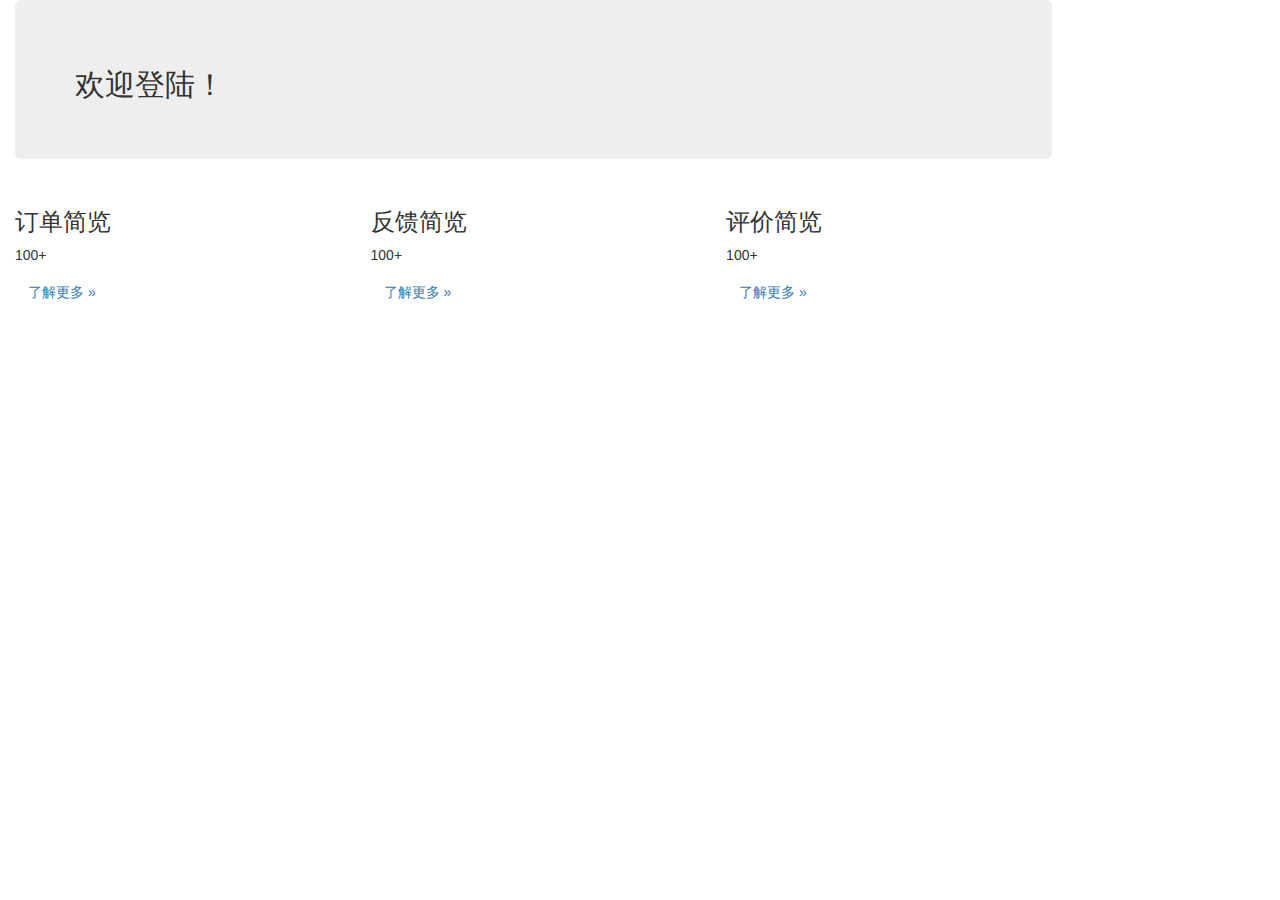
<file: src/main/resources/templates/courier/dashboard.html>
<!DOCTYPE html>
<html lang="en" xmlns:th="http://www.thymeleaf.org">
<head>
    <meta charset="UTF-8">
    <title>仪表盘 - Express</title>
    <meta name="viewport" content="width=device-width, initial-scale=1">
    <meta http-equiv="x-ua-compatible" content="ie=edge">

    <link rel="stylesheet" th:href="@{/assets/css/bootstrap.min.css}" href="../../static/assets/css/bootstrap.min.css"/>
    <link rel="stylesheet" th:href="@{/assets/css/express.css}" href="../../static/assets/css/express.css"/>
</head>
<body>
    <div class="container-fluid">
        <!-- 头部 -->
        <nav th:replace="courier/module/nav::html"></nav>
        <!-- 主体 -->
        <div class="row">
            <!-- 左侧菜单 -->
            <div th:replace="courier/module/sidebar::html"></div>
            <div class="col-md-10">
                <div class="row">
                    <div class="col-md-12 column">
                        <div class="jumbotron">
                            <h2 th:text="${frontName + '，欢迎登录！'}">欢迎登陆！</h2>
                        </div>
                    </div>
                </div>
                <div class="row">
                    <div class="col-md-4 column">
                        <h3>订单简览</h3>
                        <p th:text="${orderDesc}">100+</p>
                        <p>
                            <a class="btn" href="/courier/order">了解更多 »</a>
                        </p>
                    </div>
                    <div class="col-md-4 column">
                        <h3>反馈简览</h3>
                        <p th:text="${feedbackDesc}">100+</p>
                        <p>
                            <a class="btn" href="/courier/feedback">了解更多 »</a>
                        </p>
                    </div>
                    <div class="col-md-4 column">
                        <h3>评价简览</h3>
                        <p th:text="${evaluateDesc}">100+</p>
                        <p>
                            <a class="btn" href="/courier/evaluate">了解更多 »</a>
                        </p>
                    </div>
                </div>
            </div>
        </div>
    </div>

    <script th:src="@{/assets/js/http.js}" src="../../static/assets/js/http.js"></script>
    <script th:src="@{/assets/js/express.js}" src="../../static/assets/js/express.js"></script>
    <script th:src="@{/assets/js/jquery.min.js}" src="../../static/assets/js/jquery.min.js"></script>
    <script th:src="@{/assets/js/jquery.validate.min.js}" src="../../static/assets/js/jquery.validate.min.js"></script>
    <script th:src="@{/assets/layer/layer.js}" src="../../static/assets/layer/layer.js"></script>
    <script th:src="@{/assets/js/bootstrap.min.js}" src="../../static/assets/js/bootstrap.min.js"></script>
    <script>
        $(function () {
            $("#dashboard-sidebar").addClass('active');
        });
    </script>
</body>
</html>
</file>
<file: src/main/resources/static/assets/css/ios-switch.css>
.ios-switch {
  width: 52px;
  height: 31px;
  position: relative;
  border: 1px solid #dfdfdf;
  background-color: #fdfdfd;
  box-shadow: #dfdfdf 0 0 0 0 inset;
  border-radius: 20px;
  border-top-left-radius: 20px;
  border-top-right-radius: 20px;
  border-bottom-left-radius: 20px;
  border-bottom-right-radius: 20px;
  background-clip: content-box;
  display: inline-block;
  -webkit-appearance: none;
  user-select: none;
  outline: none;
  cursor: pointer; }
  .ios-switch:before {
    content: '';
    width: 29px;
    height: 29px;
    position: absolute;
    top: 0px;
    left: 0;
    border-radius: 20px;
    border-top-left-radius: 20px;
    border-top-right-radius: 20px;
    border-bottom-left-radius: 20px;
    border-bottom-right-radius: 20px;
    background-color: #fff;
    box-shadow: 0 1px 3px rgba(0, 0, 0, 0.4); }
  .ios-switch:checked {
    border-color: #64bd63;
    box-shadow: #64bd63 0 0 0 16px inset;
    background-color: #64bd63; }
    .ios-switch:checked:before {
      left: 21px; }
  .ios-switch:focus, .ios-switch:active {
    outline: none; }
  .ios-switch.ios-switch-animbg {
    transition: background-color ease 0.4s; }
    .ios-switch.ios-switch-animbg:before {
      transition: left 0.3s; }
    .ios-switch.ios-switch-animbg:checked {
      box-shadow: #dfdfdf 0 0 0 0 inset;
      background-color: #64bd63;
      transition: border-color 0.4s, background-color ease 0.4s; }
      .ios-switch.ios-switch-animbg:checked:before {
        transition: left 0.3s; }
  .ios-switch.ios-switch-anim {
    transition: border cubic-bezier(0, 0, 0, 1) 0.4s, box-shadow cubic-bezier(0, 0, 0, 1) 0.4s; }
    .ios-switch.ios-switch-anim:before {
      transition: left 0.3s; }
    .ios-switch.ios-switch-anim:checked {
      box-shadow: #64bd63 0 0 0 16px inset;
      background-color: #64bd63;
      transition: border ease 0.4s, box-shadow ease 0.4s, background-color ease 1.2s; }
      .ios-switch.ios-switch-anim:checked:before {
        transition: left 0.3s; }

/*# sourceMappingURL=ios-switch.css.map */
</file>
<file: src/main/resources/static/assets/css/register.css>
.main{
    width: 30vw;
    min-height:40vh;
    margin: 5vh auto;
    background-color: white;
    padding: 30px;
    border-radius: 7px;
}
.container{
    width: 100%;
    min-height: 100vh;
    background: #2848af url("../img/index1.png")right top no-repeat;
    background-size: cover;
    /*font-size: 1rem;*/
    text-align: center;
    vertical-align: middle;
}
.tab-content{
    margin-top: 5vh;
    text-align: left;
}
.title{
    margin-top: 15vh;
    color: white;
}
.capture{
    width: 100%;
    height: 70%;
    margin: 0 auto;
    background-color: red;
}
#video{
    height: 70%;
    width: 80%;
    margin: 0 auto;
}

@media only screen and (max-width: 800px){
    html{
        font-size: 10px;
    }
    .main{
        width: 80vw;
        min-height:40vh;
        margin: 5vh auto;
        background-color: white;
        padding: 20px;
        border-radius: 7px;
    }
    #getTelCode{
        margin-top: 10px;
    }
}
</file>
<file: src/main/resources/static/assets/css/express.css>
.ml10 {
    margin-left: 10px;
}
.mt10 {
    margin-top: 10px;
}
.mb10 {
    margin-bottom: 10px;
}
.pt10 {
    padding-top: 10px;
}

.dis_change_textarea{
    resize:none;
}

.pay-qrcode {
    width: 200px;
    height: 200px;
}

.red-color {
    color:red;
}

.input-width {
    width: 200px; /* 设置输入框的宽度为200像素 */
}

/* jquery validate 验证 */
input.error { border: 1px solid red; }
textarea.error { border: 1px solid red; }
label.error {
    padding-left: 16px;

    padding-bottom: 2px;

    font-weight: bold;

    color: #EA5200;
}

/*加急按钮*/
</file>
<file: src/main/resources/static/assets/css/style.css>
/* CSS规则保持重复，以便您可以轻松获取每个按钮的CSS规则 :) */

*
{
    user-select: none;
    -webkit-tap-highlight-color:transparent;
}

*:focus
{
    outline: none;
}

body
{
    font-family: Arial, Helvetica, sans-serif;
    margin: 0;
    background-color: #f1f9f9;
}

#app-cover
{
    display: table;
    width: 600px;
    margin: 80px auto;
    counter-reset: button-counter;
}

/*.row*/
/*{*/
/*    display: table-row;*/
/*}*/

.toggle-button-cover
{
    display: table-cell;
    position: relative;
    width: 200px;
    height: 140px;
    box-sizing: border-box;
}

.button-cover
{
    height: 100px;
    margin: 20px;
    background-color: #fff;
    box-shadow: 0 10px 20px -8px #c5d6d6;
    border-radius: 4px;
}

.button-cover:before
{
    counter-increment: button-counter;
    content: counter(button-counter);
    position: absolute;
    right: 0;
    bottom: 0;
    color: #d7e3e3;
    font-size: 12px;
    line-height: 1;
    padding: 5px;
}

.button-cover, .knobs, .layer
{
    position: absolute;
    top: 0;
    right: 0;
    bottom: 0;
    left: 0;
}

.button
{
    position: relative;
    top: 50%;
    width: 74px;
    height: 36px;
    margin: -20px auto 0 auto;
    overflow: hidden;
}

.button.r, .button.r .layer
{
    border-radius: 100px;
}

.button.b2
{
    border-radius: 2px;
}

.checkbox
{
    position: relative;
    width: 100%;
    height: 100%;
    padding: 0;
    margin: 0;
    opacity: 0;
    cursor: pointer;
    z-index: 3;
}

.knobs
{
    z-index: 2;
}

.layer
{
    width: 100%;
    background-color: #ebf7fc;
    transition: 0.3s ease all;
    z-index: 1;
}

/* Button 1 */
#button-1 .knobs:before
{
    content: 'YES';
    position: absolute;
    top: 4px;
    left: 4px;
    width: 20px;
    height: 10px;
    color: #fff;
    font-size: 10px;
    font-weight: bold;
    text-align: center;
    line-height: 1;
    padding: 9px 4px;
    background-color: #03A9F4;
    border-radius: 50%;
    transition: 0.3s cubic-bezier(0.18, 0.89, 0.35, 1.15) all;
}

#button-1 .checkbox:checked + .knobs:before
{
    content: 'NO';
    left: 42px;
    background-color: #f44336;
}

#button-1 .checkbox:checked ~ .layer
{
    background-color: #fcebeb;
}

#button-1 .knobs, #button-1 .knobs:before, #button-1 .layer
{
    transition: 0.3s ease all;
}

/* Button 2 */
#button-2 .knobs:before, #button-2 .knobs:after
{
    content: 'YES';
    position: absolute;
    top: 4px;
    left: 4px;
    width: 20px;
    height: 10px;
    color: #fff;
    font-size: 10px;
    font-weight: bold;
    text-align: center;
    line-height: 1;
    padding: 9px 4px;
    background-color: #03A9F4;
    border-radius: 50%;
    transition: 0.3s ease all;
}

#button-2 .knobs:before
{
    content: 'YES';
}

#button-2 .knobs:after
{
    content: 'NO';
}

#button-2 .knobs:after
{
    right: -28px;
    left: auto;
    background-color: #F44336;
}

#button-2 .checkbox:checked + .knobs:before
{
    left: -28px;
}

#button-2 .checkbox:checked + .knobs:after
{
    right: 4px;
}

#button-2 .checkbox:checked ~ .layer
{
    background-color: #fcebeb;
}

/* Button 3 */
#button-3 .knobs:before
{
    content: 'YES';
    position: absolute;
    top: 4px;
    left: 4px;
    width: 20px;
    height: 10px;
    color: #fff;
    font-size: 10px;
    font-weight: bold;
    text-align: center;
    line-height: 1;
    padding: 9px 4px;
    background-color: #03A9F4;
    border-radius: 50%;
    transition: 0.3s ease all, left 0.3s cubic-bezier(0.18, 0.89, 0.35, 1.15);
}

#button-3 .checkbox:active + .knobs:before
{
    width: 46px;
    border-radius: 100px;
}

#button-3 .checkbox:checked:active + .knobs:before
{
    margin-left: -26px;
}

#button-3 .checkbox:checked + .knobs:before
{
    content: 'NO';
    left: 42px;
    background-color: #F44336;
}

#button-3 .checkbox:checked ~ .layer
{
    background-color: #fcebeb;
}

/* Button 4 */
#button-4 .knobs:before, #button-4 .knobs:after
{
    position: absolute;
    top: 4px;
    left: 4px;
    width: 20px;
    height: 10px;
    color: #fff;
    font-size: 10px;
    font-weight: bold;
    text-align: center;
    line-height: 1;
    padding: 9px 4px;
    background-color: #03A9F4;
    border-radius: 50%;
    transition: 0.3s cubic-bezier(0.18, 0.89, 0.35, 1.15) all;
}

#button-4 .knobs:before
{
    content: 'YES';
}

#button-4 .knobs:after
{
    content: 'NO';
}

#button-4 .knobs:after
{
    top: -28px;
    right: 4px;
    left: auto;
    background-color: #F44336;
}

#button-4 .checkbox:checked + .knobs:before
{
    top: -28px;
}

#button-4 .checkbox:checked + .knobs:after
{
    top: 4px;
}

#button-4 .checkbox:checked ~ .layer
{
    background-color: #fcebeb;
}

/* Button 5 */
#button-5
{
    perspective: 60px;
    overflow: visible;
}

#button-5 .knobs:before, #button-5 .knobs span
{
    content: '';
    position: absolute;
    top: 4px;
    left: 4px;
    width: 20px;
    height: 10px;
    color: #fff;
    font-size: 10px;
    font-weight: bold;
    text-align: center;
    line-height: 1;
    padding: 9px 4px;
    border-radius: 50%;
    transition: 0.3s cubic-bezier(0.18, 0.89, 0.35, 1.15) all;
}

#button-5 .knobs:before
{
    background-color: #03A9F4;
}

#button-5 .knobs span:before
{
    content: 'YES';
}

#button-5 .knobs:before, #button-5 .layer
{
    transform: rotateY(0);
    transform-origin: center;
}

#button-5 .checkbox:checked + .knobs:before, #button-5 .checkbox:checked + .knobs span
{
    left: 42px;
}

#button-5 .checkbox:checked + .knobs:before
{
    transform: rotateY(180deg);
    background-color: #f44336;
}

#button-5 .checkbox:checked + .knobs span:before
{
    content: 'NO';
    left: 42px;
}

#button-5 .checkbox:checked ~ .layer
{
    background-color: #fcebeb;
    transform: rotateY(-180deg);
}

#button-5 .knobs, #button-5 .knobs:before, #button-5 .layer
{
    transition: 0.3s ease all;
}

/* Button 6 */
#button-6
{
    overflow: visible;
}

#button-6 .knobs:before
{
    content: 'YES';
    position: absolute;
    top: 4px;
    left: 4px;
    width: 20px;
    height: 10px;
    color: #fff;
    font-size: 10px;
    font-weight: bold;
    text-align: center;
    line-height: 1;
    padding: 9px 4px;
    background-color: #03A9F4;
    border-radius: 50%;
}

#button-6 .layer, #button-6 .knobs, #button-6 .knobs:before
{
    transform: rotateZ(0);
    transition: 0.4s cubic-bezier(0.18, 0.89, 0.35, 1.15) all;
}

#button-6 .checkbox:checked + .knobs
{
    transform: rotateZ(-180deg);
}

#button-6 .checkbox:checked + .knobs:before
{
    content: 'NO';
    background-color: #f44336;
    transform: rotateZ(180deg);
}

#button-6 .checkbox:checked ~ .layer
{
    background-color: #fcebeb;
    transform: rotateZ(180deg);
}

/* Button 7 */
#button-7 .knobs:before, #button-7 .knobs:after, #button-7 .knobs span
{
    position: absolute;
    top: 4px;
    width: 20px;
    height: 10px;
    font-size: 10px;
    font-weight: bold;
    text-align: center;
    line-height: 1;
    padding: 9px 4px;
    border-radius: 50%;
}

#button-7 .knobs:before
{
    content: 'YES';
    left: 4px;
    color: #fff;
    opacity: 1;
}

#button-7 .knobs:after
{
    content: 'N';
    left: 42px;
    color: #fff;
    width: 14px;
    text-align: left;
    padding: 9px 7px;
    background-color: #f44336;
    opacity: 0;
}

#button-7 .knobs:before, #button-7 .knobs:after
{
    transition: 0.3s ease all;
    z-index: 2;
}

#button-7 .knobs span
{
    left: 4px;
    background-color: #03A9F4;
    transition: 0.2s ease all;
    z-index: 1;
}

#button-7 .checkbox:checked + .knobs:before
{
    opacity: 0;
}

#button-7 .checkbox:checked + .knobs:after
{
    opacity: 1;
}

#button-7 .checkbox:checked + .knobs span
{
    top: 14px;
    left: 56px;
    width: 2px;
    height: 2px;
    padding: 3px;
    background-color: #fff;
    z-index: 3;
}

#button-7 .checkbox:checked ~ .layer
{
    background-color: #fcebeb;
}

/* Button 8 */
#button-8 .knobs:before, #button-8 .knobs:after, #button-8 .knobs span
{
    position: absolute;
    top: 4px;
    width: 20px;
    height: 10px;
    font-size: 10px;
    font-weight: bold;
    text-align: center;
    line-height: 1;
    padding: 9px 4px;
    border-radius: 50%;
    transition: 0.3s ease all;
}

#button-8 .knobs:before
{
    content: 'YES';
    color: #fff;
    left: 4px;
}

#button-8 .knobs:after
{
    content: 'NO';
    left: 42px;
    color: #fff;
    background-color: #f44336;
    opacity: 0;
}

#button-8 .knobs:before, #button-8 .knobs:after
{
    z-index: 2;
}

#button-8 .knobs span
{
    left: 4px;
    background-color: #03A9F4;
    z-index: 1;
}

#button-8 .checkbox:checked + .knobs:before
{
    opacity: 0;
}

#button-8 .checkbox:checked + .knobs:after
{
    opacity: 1;
}

#button-8 .checkbox:checked + .knobs span
{
    background-color: #fcebeb;
    transform: scale(4);
}

/* Button 9 */
#button-9 .knobs:before, #button-9 .knobs:after, #button-9 .knobs span
{
    position: absolute;
    top: 4px;
    width: 20px;
    height: 10px;
    font-size: 10px;
    font-weight: bold;
    text-align: center;
    line-height: 1;
    padding: 9px 4px;
    border-radius: 50%;
    transition: 0.4s cubic-bezier(0.18, 0.89, 0.35, 1.15) all;
}

#button-9 .knobs:before
{
    content: 'YES';
    left: 4px;
}

#button-9 .knobs:after
{
    content: 'NO';
    right: -24px;
}

#button-9 .knobs:before, #button-9 .knobs:after
{
    color: #fff;
    z-index: 2;
}

#button-9 .knobs span
{
    left: 4px;
    background-color: #03a9f4;
    z-index: 1;
}

#button-9 .checkbox:checked + .knobs:before
{
    left: -24px;
}

#button-9 .checkbox:checked + .knobs:after
{
    right: 4px;
}

#button-9 .checkbox:checked + .knobs span
{
    left: 42px;
    background-color: #F44336;
}

#button-9 .checkbox:checked ~ .layer
{
    background-color: #fcebeb;
}

/* Button 10 */
#button-10 .knobs:before, #button-10 .knobs:after, #button-10 .knobs span
{
    position: absolute;
    top: 4px;
    width: 20px;
    height: 10px;
    font-size: 10px;
    font-weight: bold;
    text-align: center;
    line-height: 1;
    padding: 9px 4px;
    border-radius: 2px;
    transition: 0.3s ease all;
}

#button-10 .knobs:before
{
    content: '';
    left: 4px;
    background-color: #03A9F4;
}

#button-10 .knobs:after
{
    content: 'NO';
    right: 4px;
    color: #4e4e4e;
}

#button-10 .knobs span
{
    display: inline-block;
    left: 4px;
    color: #fff;
    z-index: 1;
}

#button-10 .checkbox:checked + .knobs span
{
    color: #4e4e4e;
}

#button-10 .checkbox:checked + .knobs:before
{
    left: 42px;
    background-color: #F44336;
}

#button-10 .checkbox:checked + .knobs:after
{
    color: #fff;
}

#button-10 .checkbox:checked ~ .layer
{
    background-color: #fcebeb;
}

/* Button 11 */
#button-11
{
    overflow: visible;
}

#button-11 .knobs
{
    perspective: 70px;
}

#button-11 .knobs:before, #button-11 .knobs:after, #button-11 .knobs span
{
    position: absolute;
    top: 4px;
    border-radius: 2px;
}

#button-11 .knobs:before, #button-11 .knobs:after
{
    width: 20px;
    height: 10px;
    color: #4e4e4e;
    font-size: 10px;
    font-weight: bold;
    text-align: center;
    line-height: 1;
    padding: 9px 4px;
}

#button-11 .knobs:before
{
    content: 'YES';
    left: 4px;
}

#button-11 .knobs:after
{
    content: 'NO';
    right: 4px;
}

#button-11 .knobs span
{
    right: 4px;
    width: 33px;
    height: 28px;
    background-color: #03a9f4;
    transform: rotateY(0);
    transform-origin: 0% 50%;
    transition: 0.6s ease all;
    z-index: 1;
}

#button-11 .checkbox:checked + .knobs span
{
    transform: rotateY(-180deg);
    background-color: #f44336;
}

#button-11 .checkbox:checked ~ .layer
{
    background-color: #fcebeb;
}

/* Button 12 */
#button-12 .knobs:before, #button-12 .knobs:after, #button-12 .knobs span, #button-12 .knobs span:before, #button-12 .knobs span:after
{
    position: absolute;
    top: 4px;
    font-size: 10px;
    font-weight: bold;
    text-align: center;
    line-height: 1;
    border-radius: 2px;
    transition: 0.3s ease all;
}

#button-12 .knobs:before
{
    content: 'YES';
    left: 4px;
}

#button-12 .knobs:after
{
    content: 'NO';
    right: 4px;
}

#button-12 .knobs:before, #button-12 .knobs:after
{
    width: 27px;
    height: 10px;
    color: #4e4e4e;
    padding: 9px 3px;
    z-index: 1;
}

#button-12 .knobs span
{
    display: inline-block;
    z-index: 2;
}

#button-12 .knobs span, #button-12 .knobs span:before, #button-12 .knobs span:after
{
    width: 20px;
    height: 10px;
    padding: 9px 4px;
}

#button-12 .knobs span:before, #button-12 .knobs span:after
{
    content: '';
    top: 0;
}

#button-12 .knobs span:before
{
    left: -28px;
    background-color: #F44336;
}

#button-12 .knobs span:after
{
    right: -42px;
    background-color: #03A9F4;
}

#button-12 .checkbox:checked + .knobs span:before
{
    left:4px;
}

#button-12 .checkbox:checked + .knobs span:after
{
    right: -74px;
}

#button-12 .checkbox:checked ~ .layer
{
    background-color: #fcebeb;
}

/* Button 13 */
#button-13 .knobs:before, #button-13 .knobs:after, #button-13 .knobs span
{
    position: absolute;
    top: 4px;
    width: 20px;
    height: 10px;
    font-size: 10px;
    font-weight: bold;
    text-align: center;
    line-height: 1;
    padding: 9px 4px;
    border-radius: 2px;
    transition: 0.3s ease all;
}

#button-13 .knobs:before, #button-13 .knobs:after
{
    color: #4e4e4e;
    z-index: 1;
}

#button-13 .knobs:before
{
    content: 'YES';
    left: 4px;
}

#button-13 .knobs:after
{
    content: 'NO';
    right: 4px;
}

#button-13 .knobs span
{
    width: 25px;
    left: 37px;
    background-color: #03A9F4;
    z-index: 2;
}

#button-13 .checkbox:checked + .knobs span
{
    left: 4px;
    background-color: #F44336;
}

#button-13 .checkbox:checked ~ .layer
{
    background-color: #fcebeb;
}

/* Button 14 */
#button-14 .knobs:before, #button-14 .knobs:after, #button-14 .knobs span:before, #button-14 .knobs span:after
{
    position: absolute;
    top: 4px;
    width: 20px;
    height: 10px;
    font-size: 10px;
    font-weight: bold;
    text-align: center;
    line-height: 1;
    padding: 9px 4px;
    border-radius: 2px;
    transition: 0.3s ease all;
}

#button-14 .knobs:before, #button-14 .knobs:after
{
    color: #4e4e4e;
    z-index: 1;
}

#button-14 .knobs:before
{
    content: 'YES';
    left: 4px;
}

#button-14 .knobs:after
{
    content: 'NO';
    right: 4px;
}

#button-14 .knobs span
{
    top: 0;
    left: 0;
    display: block;
    width: 100%;
    height: 100%;
}

#button-14 .knobs span:before
{
    left: 4px;
    top: -28px;
    background-color: #F44336;
}

#button-14 .knobs span:after
{
    top: 4px;
    left: 39px;
    background-color: #03A9F4;
}

#button-14 .knobs span:before, #button-14 .knobs span:after
{
    content: '';
    width: 23px;
    z-index: 2;
}

#button-14 .checkbox:checked + .knobs span:before
{
    top: 4px;
}

#button-14 .checkbox:checked + .knobs span:after
{
    top: -28px;
}

#button-14 .checkbox:checked ~ .layer
{
    background-color: #fcebeb;
}

/* Button 15 */
#button-15 .knobs:before, #button-15 .knobs:after
{
    position: absolute;
    top: 4px;
    width: 20px;
    height: 10px;
    color: #fff;
    font-size: 10px;
    font-weight: bold;
    text-align: center;
    line-height: 1;
    padding: 9px 4px;
    opacity: 1;
    border-radius: 2px;
    transform: scale(1);
    transition: 0.3s cubic-bezier(0.18, 0.89, 0.35, 1.15) all;
}

#button-15 .knobs:before
{
    content: 'YES';
    left: 4px;
    background-color: #03A9F4;
}

#button-15 .knobs:after
{
    content: 'NO';
    right: 4px;
    opacity: 0;
    transform: scale(4);
    background-color: #F44336;
}

#button-15 .checkbox:checked + .knobs:before
{
    opacity: 0;
    transform: scale(4);
}

#button-15 .checkbox:checked + .knobs:after
{
    opacity: 1;
    transform: scale(1);
}

#button-15 .checkbox:checked ~ .layer
{
    background-color: #fcebeb;
}

/* Button 16 */
#button-16 .knobs:before
{
    content: 'YES';
    position: absolute;
    top: 4px;
    left: 4px;
    width: 20px;
    height: 10px;
    color: #fff;
    font-size: 10px;
    font-weight: bold;
    text-align: center;
    line-height: 1;
    padding: 9px 4px;
    background-color: #03A9F4;
    border-radius: 2px;
    transition: 0.3s ease all, left 0.3s cubic-bezier(0.18, 0.89, 0.35, 1.15);
}

#button-16 .checkbox:active + .knobs:before
{
    width: 46px;
}

#button-16 .checkbox:checked:active + .knobs:before
{
    margin-left: -26px;
}

#button-16 .checkbox:checked + .knobs:before
{
    content: 'NO';
    left: 42px;
    background-color: #F44336;
}

#button-16 .checkbox:checked ~ .layer
{
    background-color: #fcebeb;
}

/* Button 17 */
#button-17 .knobs:before, #button-17 .knobs span
{
    content: 'YES';
    position: absolute;
    top: 4px;
    left: 4px;
    width: 20px;
    height: 10px;
    color: #fff;
    font-size: 10px;
    font-weight: bold;
    text-align: center;
    line-height: 1;
    padding: 9px 4px;
}

#button-17 .knobs:before
{
    transition: 0.3s ease all, left 0.5s cubic-bezier(0.18, 0.89, 0.35, 1.15);
    z-index: 2;
}

#button-17 .knobs span
{
    background-color: #03A9F4;
    border-radius: 2px;
    transition: 0.3s ease all, left 0.3s cubic-bezier(0.18, 0.89, 0.35, 1.15);
    z-index: 1;
}

#button-17 .checkbox:checked + .knobs:before
{
    content: 'NO';
    left: 42px;
}

#button-17 .checkbox:checked + .knobs span
{
    left: 42px;
    background-color: #F44336;
}

#button-17 .checkbox:checked ~ .layer
{
    background-color: #fcebeb;
}

/* Button 18 */
#button-18 .knobs:before, #button-18 .knobs span
{
    content: 'YES';
    position: absolute;
    top: 4px;
    left: 4px;
    color: #fff;
    font-size: 10px;
    font-weight: bold;
    text-align: center;
    line-height: 1;
    background-color: #03A9F4;
    border-radius: 2px;
}

#button-18 .knobs:before
{
    top: 50%;
    left: 8px;
    width: 20px;
    height: 10px;
    margin-top: -5px;
    background-color: transparent;
    z-index: 2;
}

#button-18 .knobs span
{
    width: 20px;
    height: 10px;
    padding: 9px 4px;
    transition: 0.3s ease all, left 0.3s cubic-bezier(0.18, 0.89, 0.35, 1.15);
    z-index: 1;
}

#button-18 .checkbox:active + .knobs:before
{
    left: 10px;
    width: 46px;
    height: 4px;
    color: transparent;
    margin-top: -2px;
    background-color: #0095d8;
    transition: 0.3s ease all;
    overflow: hidden;
}

#button-18 .checkbox:active + .knobs span
{
    width: 58px;
}

#button-18 .checkbox:checked:active + .knobs:before
{
    left: auto;
    right: 10px;
    background-color: #d80000;
}

#button-18 .checkbox:checked:active + .knobs span
{
    margin-left: -38px;
}

#button-18 .checkbox:checked + .knobs:before
{
    content: 'NO';
    left: 47px;
}

#button-18 .checkbox:checked + .knobs span
{
    left: 42px;
    background-color: #F44336;
}

#button-18 .checkbox:checked ~ .layer
{
    background-color: #fcebeb;
}
</file>
